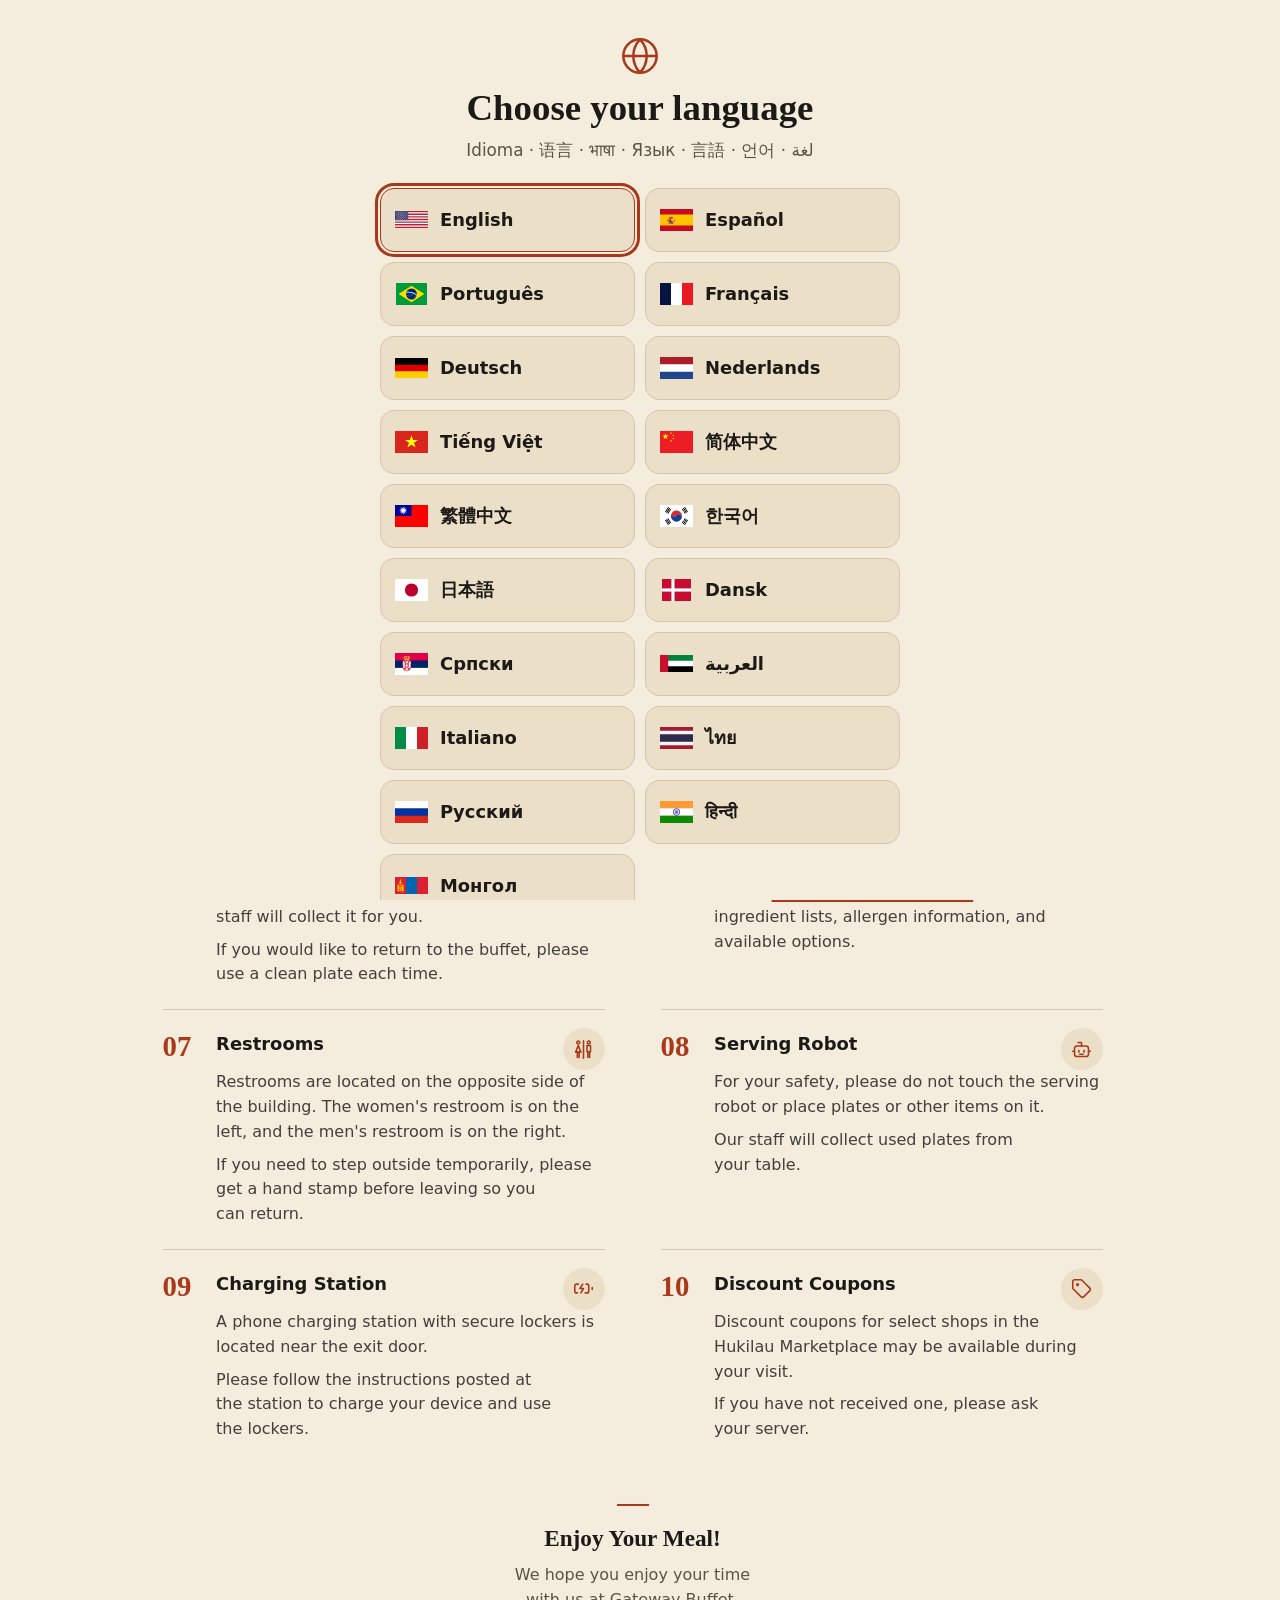
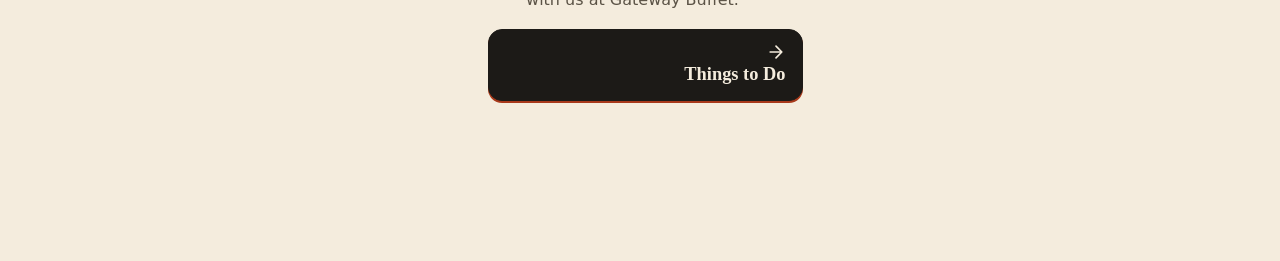
<file: index.html>
<!DOCTYPE html>
<html lang="en" data-theme="light" data-size="1">
<head>
  <meta charset="utf-8">
  <meta http-equiv="Content-Security-Policy" content="default-src 'self'; script-src 'self'; style-src 'self' 'unsafe-inline' https://fonts.googleapis.com; font-src https://fonts.gstatic.com; img-src 'self' data: blob:; connect-src 'self'; object-src 'none'; base-uri 'self'; form-action 'self'; manifest-src 'self'; worker-src 'self'">
  <meta name="referrer" content="no-referrer">
  <meta name="viewport" content="width=device-width, initial-scale=1, viewport-fit=cover">
  <meta name="theme-color" content="#f4ecdd" id="themeColor">
  <meta name="description" content="Gateway Buffet guest guide in 16 languages: buffet tips, things to do before the night show, and a mahalo before you go.">
  <title>Gateway Buffet Guest Guide</title>

  <link rel="icon" href="assets/icon.svg" type="image/svg+xml">
  <link rel="apple-touch-icon" href="assets/icon-512.png">
  <link rel="manifest" href="manifest.webmanifest">
  <meta name="apple-mobile-web-app-capable" content="yes">
  <meta name="mobile-web-app-capable" content="yes">
  <meta name="apple-mobile-web-app-status-bar-style" content="default">
  <meta name="apple-mobile-web-app-title" content="Guest Guide">
  <link rel="preconnect" href="https://fonts.googleapis.com">
  <link rel="preconnect" href="https://fonts.gstatic.com" crossorigin>
  <link rel="stylesheet" href="https://fonts.googleapis.com/css2?family=Lora:wght@500..700&family=Source+Sans+3:wght@400..700&family=Noto+Sans+Arabic:wght@400..700&family=Noto+Sans+Devanagari:wght@400..700&family=Noto+Sans+Thai:wght@400..700&display=swap">
  <link rel="stylesheet" href="css/styles.css?v=42">
  <script src="js/boot.js?v=42"></script>

  <script src="js/i18n.js?v=42" defer></script>
  <script src="js/icons.js?v=42" defer></script>
  <script src="js/app.js?v=42" defer></script>
</head>
<body>
  <a class="skip" href="#panel">Skip to content</a>

  <!-- ============ Top bar ============ -->
  <header class="topbar">
    <div class="topbar__inner">
      <h1 class="topbar__greet" id="greet">Aloha!</h1>
      <div class="tools">
        <button class="tool" id="langBtn" type="button" aria-label="Choose language / Idioma / 语言 / भाषा / Язык">
          <svg viewBox="0 0 24 24" fill="none" stroke="currentColor" stroke-width="1.8" stroke-linecap="round" stroke-linejoin="round" aria-hidden="true"><circle cx="12" cy="12" r="10"/><path d="M12 2a14.5 14.5 0 0 0 0 20 14.5 14.5 0 0 0 0-20"/><path d="M2 12h20"/></svg>
        </button>
        <button class="tool" id="sizeBtn" type="button" aria-label="Text size" aria-expanded="false" aria-controls="sizePanel">Aa</button>
        <button class="tool tool--bulb" id="themeBtn" type="button" aria-label="Light or dark mode" aria-pressed="true">
          <svg viewBox="0 0 24 24" fill="none" stroke="currentColor" stroke-width="1.8" stroke-linecap="round" stroke-linejoin="round" aria-hidden="true"><path class="bulb-glass" d="M15 14c.2-1 .7-1.7 1.5-2.5 1-.9 1.5-2.2 1.5-3.5A6 6 0 0 0 6 8c0 1 .2 2.2 1.5 3.5.7.7 1.3 1.5 1.5 2.5Z"/><path d="M9 18h6M10 22h4"/><path class="bulb-rays" d="M12 1v.5M4.2 3.2l.4.4M19.8 3.2l-.4.4M1 9h.5M22.5 9H23"/></svg>
        </button>
        <button class="tool" id="qrBtn" type="button" aria-label="Show QR code">
          <svg viewBox="0 0 24 24" fill="none" stroke="currentColor" stroke-width="1.8" aria-hidden="true"><rect x="3" y="3" width="7" height="7" rx="1"/><rect x="14" y="3" width="7" height="7" rx="1"/><rect x="3" y="14" width="7" height="7" rx="1"/><path d="M14 14h3v3M21 14v.01M14 21h3M21 17v4h-4"/></svg>
        </button>
        <button class="tool" id="setBtn" type="button" aria-label="Server settings">
          <svg viewBox="0 0 24 24" fill="none" stroke="currentColor" stroke-width="1.8" aria-hidden="true"><circle cx="12" cy="8" r="4"/><path d="M4 21c1.5-4 4.5-6 8-6s6.5 2 8 6"/></svg>
        </button>
      </div>
    </div>

    <!-- Text size panel (opens from the Aa button). Wordless, so it works in every language. -->
    <div class="sizer" id="sizePanel" role="group" aria-label="Text size" hidden>
      <div class="sizer__row">
        <button class="sizer__btn sizer__btn--sm" type="button" data-step="-1" aria-label="Smaller text">A</button>
        <input class="sizer__range" id="sizeRange" type="range" min="0" max="4" step="1" value="1" aria-label="Text size">
        <button class="sizer__btn sizer__btn--lg" type="button" data-step="1" aria-label="Larger text">A</button>
      </div>
      <div class="sizer__dots" id="sizeDots" aria-hidden="true"><i></i><i></i><i></i><i></i><i></i></div>
    </div>
  </header>

  <!-- ============ Language picker ============ -->
  <div class="langbar">
    <div class="langs" id="langs" role="group" aria-label="Language"></div>
  </div>

  <!-- ============ Content ============ -->
  <main class="main" id="main">
    <div class="panel" id="panel" role="tabpanel" tabindex="-1"></div>
  </main>

  <!-- ============ Section tabs ============ -->
  <nav class="tabbar" aria-label="Sections">
    <div class="tabbar__inner" role="tablist" id="tablist">
      <button class="tab" role="tab" id="tab-guide" data-tab="guide" aria-controls="panel" type="button">
        <svg viewBox="0 0 24 24" aria-hidden="true"><path d="M3 2v7c0 1.1.9 2 2 2h4a2 2 0 0 0 2-2V2"/><path d="M7 2v20"/><path d="M21 15V2a5 5 0 0 0-5 5v6c0 1.1.9 2 2 2h3Zm0 0v7"/></svg>
        <span class="tab__label"></span>
      </button>
      <button class="tab" role="tab" id="tab-acts" data-tab="acts" aria-controls="panel" type="button">
        <svg viewBox="0 0 24 24" aria-hidden="true"><path d="M2 9a3 3 0 0 1 0 6v2a2 2 0 0 0 2 2h16a2 2 0 0 0 2-2v-2a3 3 0 0 1 0-6V7a2 2 0 0 0-2-2H4a2 2 0 0 0-2 2Z"/><path d="M13 5v2M13 17v2M13 11v2"/></svg>
        <span class="tab__label"></span>
      </button>
      <button class="tab" role="tab" id="tab-close" data-tab="close" aria-controls="panel" type="button">
        <svg viewBox="0 0 24 24" aria-hidden="true"><path d="M12 2l3.09 6.26L22 9.27l-5 4.87 1.18 6.88L12 17.77l-6.18 3.25L7 14.14 2 9.27l6.91-1.01L12 2z"/></svg>
        <span class="tab__label"></span>
      </button>
    </div>
  </nav>

  <!-- Wordless swipe hint (works in every language) -->
  <div class="swipe-hint" id="swipeHint" aria-hidden="true">
    <svg class="swipe-hint__arrow" viewBox="0 0 24 24"><path d="m15 18-6-6 6-6"/></svg>
    <svg class="swipe-hint__hand" viewBox="0 0 24 24"><path d="M22 14a8 8 0 0 1-8 8"/><path d="M18 11v-1a2 2 0 0 0-4 0"/><path d="M14 10V9a2 2 0 0 0-4 0v1"/><path d="M10 9.5V4a2 2 0 0 0-4 0v10"/><path d="M18 11a2 2 0 1 1 4 0v3a8 8 0 0 1-8 8h-2c-2.8 0-4.5-.86-6-2.34l-3.6-3.6a2 2 0 0 1 2.83-2.82L7 15"/></svg>
    <svg class="swipe-hint__arrow" viewBox="0 0 24 24"><path d="m9 18 6-6-6-6"/></svg>
  </div>

  <!-- ============ "Finished eating?" (asked once when a guest taps Before You Go early in the visit) ============ -->
  <dialog class="sheet done" id="doneDlg" aria-labelledby="doneTitle">
    <h2 class="sheet__title" id="doneTitle"></h2>
    <p class="busy__text" id="doneText"></p>
    <div class="done__actions">
      <button class="btn" type="button" id="doneYes"></button>
      <button class="btn btn--ghost" type="button" id="doneNo"></button>
    </div>
  </dialog>

  <!-- ============ Language gate: big, easy language choice on first open (and from the globe button) ============ -->
  <dialog class="gate" id="gate" aria-labelledby="gateTitle">
    <div class="gate__inner">
      <svg class="gate__globe" viewBox="0 0 24 24" fill="none" stroke="currentColor" stroke-width="1.5" stroke-linecap="round" stroke-linejoin="round" aria-hidden="true"><circle cx="12" cy="12" r="10"/><path d="M12 2a14.5 14.5 0 0 0 0 20 14.5 14.5 0 0 0 0-20"/><path d="M2 12h20"/></svg>
      <h2 class="gate__title" id="gateTitle">Choose your language</h2>
      <p class="gate__sub" aria-hidden="true">Idioma · 语言 · भाषा · Язык · 言語 · 언어 · لغة</p>
      <div class="gate__suggest" id="gateSuggest"></div>
      <div class="gate__grid" id="gateGrid"></div>
    </div>
  </dialog>

  <!-- ============ "We're busy" notice: shown once per guest per day during the dinner rush ============ -->
  <dialog class="sheet busy" id="busyDlg" aria-labelledby="busyTitle">
    <h2 class="sheet__title" id="busyTitle"></h2>
    <p class="busy__text" id="busyP1"></p>
    <p class="busy__text" id="busyP2"></p>
    <p class="busy__text busy__thanks" id="busyP3"></p>
    <div class="sheet__actions">
      <button class="btn" type="button" id="busyOk"></button>
    </div>
  </dialog>

  <!-- ============ Server settings ============ -->
  <dialog class="sheet" id="setDlg" aria-labelledby="setTitle">
    <form method="dialog" id="setForm">
      <h2 class="sheet__title" id="setTitle">Server settings</h2>
      <p class="sheet__sub">Saved on this phone only.</p>

      <p class="sheet__server" id="setServer" hidden>
        <span>Server: <b id="setServerName"></b></span>
        <button class="btn btn--ghost btn--sm" type="button" id="changeServer">Change Server</button>
      </p>

      <div class="field__row">
        <div>
          <label class="field__label" for="sStart">Show starts</label>
          <input class="field" id="sStart" placeholder="7:15" inputmode="decimal" pattern="\d{1,2}:\d{2}">
        </div>
        <div>
          <label class="field__label" for="sGates">Gates open</label>
          <input class="field" id="sGates" placeholder="6:50" inputmode="decimal" pattern="\d{1,2}:\d{2}">
        </div>
      </div>

      <div class="sheet__actions">
        <button class="btn btn--ghost" type="button" id="setCancel">Cancel</button>
        <button class="btn" type="submit">Save</button>
      </div>
    </form>
  </dialog>

  <!-- ============ QR code ============ -->
  <dialog class="sheet" id="qrDlg" aria-labelledby="qrTitle">
    <h2 class="sheet__title" id="qrTitle"></h2>
    <p class="sheet__sub">Opens this guide in the language shown.</p>
    <div class="qrbox" id="qrbox"></div>
    <div class="sheet__actions">
      <button class="btn" type="button" id="qrClose">OK</button>
    </div>
  </dialog>

  <!-- ============ Staff setup (only on the staff link) ============ -->
  <div class="setup" id="setup" hidden>
    <form class="setup__card" id="setupForm">
      <h2 class="setup__title">Select Your Name</h2>
      <p class="setup__sub">Choose your name to personalize the guest experience.</p>
      <label class="field__label" for="setupName">Your name</label>
      <select class="field" id="setupName" required></select>
      <div class="setup__custom" id="setupCustomWrap" hidden>
        <label class="field__label" for="setupCustom">Type your name</label>
        <input class="field" id="setupCustom" maxlength="30" autocomplete="off" autocapitalize="words" spellcheck="false" placeholder="e.g. Leilani">
        <p class="setup__hint">Saved on this phone only.</p>
      </div>
      <button class="btn setup__go" type="submit" id="setupGo" disabled>Start Guest Guide</button>
    </form>
  </div>

  <noscript><p class="noscript">This guide needs JavaScript turned on.</p></noscript>
</body>
</html>
</file>
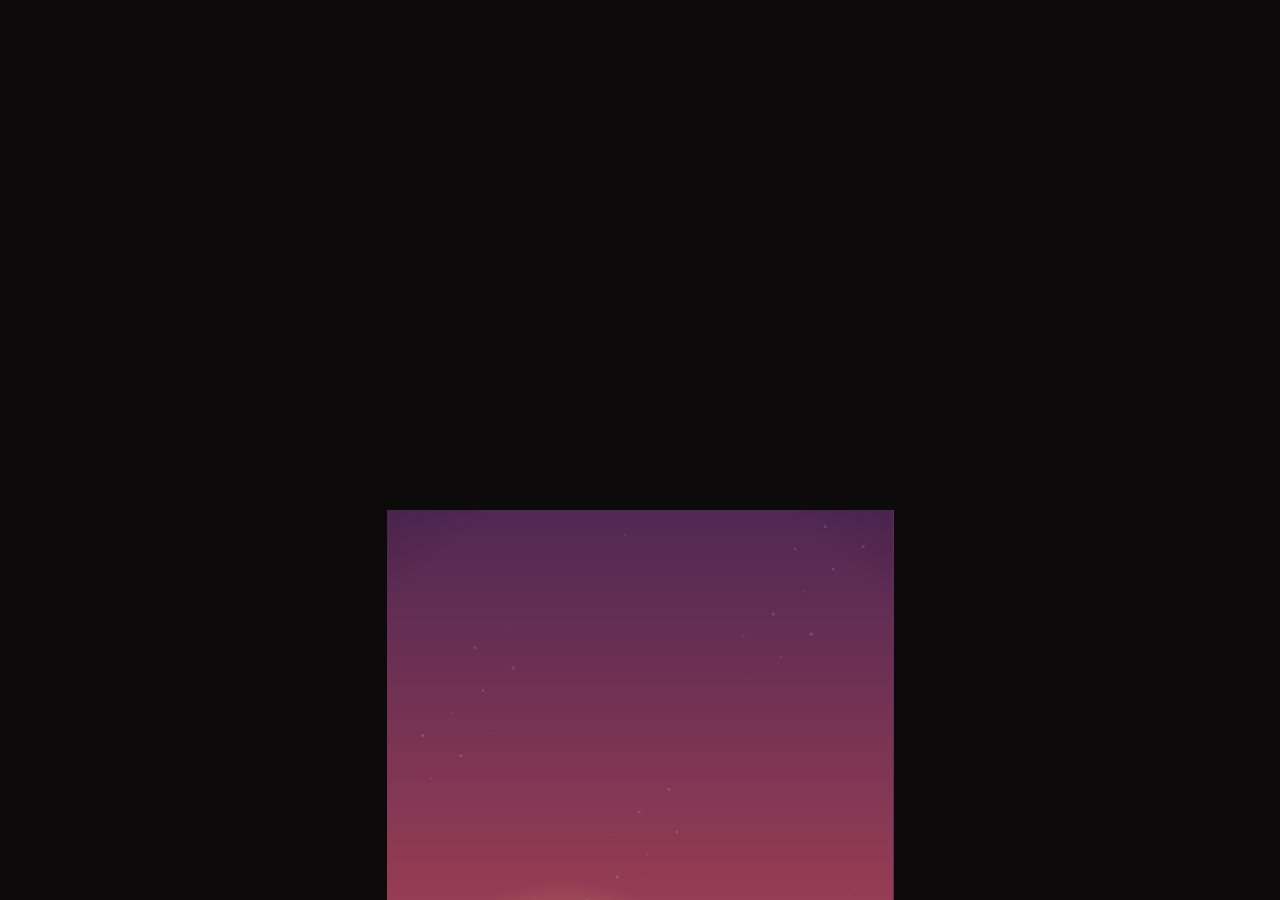
<file: motion/gateway-intro.html>
<!DOCTYPE html>
<html lang="en">
<head>
<meta charset="utf-8">
<meta name="viewport" content="width=device-width, initial-scale=1">
<title>Gateway Buffet – Intro Motion (8s)</title>
<link rel="stylesheet" href="https://fonts.googleapis.com/css2?family=Instrument+Sans:wght@400..700&family=Instrument+Serif:ital@0;1&display=swap">
<style>
  :root { --paper:#f4ecdd; --ink:#1c1a17; --lava:#a8391a; --sea:#145b57; --gold:#d49a2c; }
  html,body { margin:0; height:100%; background:#0d0a0c; overflow:hidden; }
  #wrap { position:fixed; inset:0; display:grid; place-items:center; }
  #stage { position:relative; width:1080px; height:1920px; overflow:hidden; transform-origin:center; flex:none;
           font-family:"Instrument Sans",system-ui,sans-serif; background:#5d2f5e; }
  #stage > * { position:absolute; }
  #sky { inset:0; }
  svg { position:absolute; inset:0; width:1080px; height:1920px; overflow:visible; }
  #title { left:0; right:0; top:430px; text-align:center; color:var(--paper); }
  #aloha { font-family:"Instrument Serif",Georgia,serif; font-size:300px; line-height:1; letter-spacing:-4px; white-space:nowrap; }
  #aloha span { display:inline-block; will-change:transform,opacity,filter; }
  #sub { font-size:38px; white-space:nowrap; letter-spacing:.34em; text-transform:uppercase; font-weight:600; margin-top:18px; color:#ffe7b8; }
  #ticket { box-sizing:border-box; left:90px; width:900px; top:1020px; background:#1c1a17; color:var(--paper); border-radius:36px; padding:64px 64px 56px;
            box-shadow:0 40px 90px rgba(20,5,15,.55); }
  #ticket::before, #ticket::after { content:""; position:absolute; top:152px; width:44px; height:44px; border-radius:50%; background:#c55c4a; }
  #ticket::before { left:-22px; } #ticket::after { right:-22px; }
  #ticket h2 { margin:0 0 44px; font-family:"Instrument Serif",Georgia,serif; font-weight:400; font-size:84px; line-height:1; }
  #ticket h2 em { color:#f6b968; }
  .row { display:flex; align-items:center; gap:30px; padding:30px 0; border-top:2px dashed rgba(244,236,221,.28); font-size:48px; font-weight:500; }
  .row i { flex:none; width:84px; height:84px; border-radius:24px; display:grid; place-items:center; font-style:normal; font-size:44px; }
  .row small { display:block; font-size:30px; font-weight:400; color:#b0a690; margin-top:4px; }
  #pill { left:90px; width:900px; top:1490px; box-sizing:border-box; display:flex; align-items:center; gap:44px; background:var(--paper); color:var(--ink); border-radius:36px; padding:30px 44px 30px 30px; box-shadow:0 30px 70px rgba(20,5,15,.5); }
  #pill img { width:290px; height:290px; border-radius:18px; flex:none; }
  #pill .big { font-family:"Instrument Serif",Georgia,serif; font-size:78px; line-height:1; }
  #pill .big em { color:var(--lava); }
  #pill small { display:block; margin-top:18px; font-size:30px; font-weight:600; color:#5b5346; word-break:break-all; }
  #vig { inset:0; background:radial-gradient(120% 80% at 50% 40%, transparent 55%, rgba(20,6,16,.45)); pointer-events:none; }
</style>
</head>
<body>
<div id="wrap"><div id="stage">
  <div id="sky"></div>
  <svg viewBox="0 0 1080 1920" aria-hidden="true">
    <defs>
      <radialGradient id="glow"><stop offset="0" stop-color="#ffdf9a" stop-opacity=".9"/><stop offset="1" stop-color="#ffdf9a" stop-opacity="0"/></radialGradient>
      <path id="frond" d="M0 0C14-10 34-8 46 8 34 2 22 2 12 4 7 5 3 4 0 2Z"/>
    </defs>
    <g id="stars" fill="#fff"></g>
    <circle id="halo" cx="380" cy="1100" r="420" fill="url(#glow)"/>
    <circle id="sun" cx="380" cy="1100" r="170" fill="#ffdf9a"/>
    <path id="hillB" fill="#4a2238" d="M0 1320c80-40 140-92 220-100s120 52 200 44 140-80 220-84 120 60 200 60 120-36 240-28V1920H0Z"/>
    <g id="palm" fill="#1d0f18">
      <path d="M-14 152c2-30 7-60 14-96l5 1c-6 34-9 64-9 95Z"/>
      <g id="fronds" transform="translate(2 56)">
        <use href="#frond" transform="rotate(-38)"/><use href="#frond" transform="rotate(-4)"/><use href="#frond" transform="rotate(28) scale(.9)"/>
        <g transform="scale(-1 1)"><use href="#frond" transform="rotate(-30)"/><use href="#frond" transform="rotate(4) scale(.95)"/><use href="#frond" transform="rotate(34) scale(.85)"/></g>
        <use href="#frond" transform="rotate(-78) scale(.7)"/>
      </g>
    </g>
    <path id="hillF" fill="#1d0f18" d="M0 1430c180-32 360-24 540-8s350 12 540-4V1920H0Z"/>
    <g id="birds" fill="none" stroke="#2a1226" stroke-width="5" stroke-linecap="round"></g>
  </svg>
  <div id="title">
    <div id="aloha"></div>
    <div id="sub">Welcome to Gateway Buffet</div>
  </div>
  <div id="ticket">
    <h2>Your <em>guest guide</em><br>in 16 languages</h2>
    <div class="row"><i style="background:#a8391a">🍽</i><div>Buffet tips<small>Make the most of every plate</small></div></div>
    <div class="row"><i style="background:#145b57">✦</i><div>Before the night show<small>Things to do around the island</small></div></div>
    <div class="row"><i style="background:#d49a2c;color:#1c1a17">🌺</i><div>Mahalo before you go<small>A little thank-you for you</small></div></div>
  </div>
  <div id="pill"><img src="guest-qr.png" alt="QR code for the guest guide"><div><div class="big">Scan to <em>open</em> your guide</div><small>p00rmans.github.io/gateway</small></div></div>
  <div id="vig"></div>
</div></div>

<script>
const DUR = 8, W = 1080, H = 1920;
const $ = s => document.querySelector(s);
const clamp = (x,a=0,b=1) => Math.min(b, Math.max(a, x));
const seg = (t,a,b) => clamp((t-a)/(b-a));
const outCubic = x => 1-Math.pow(1-x,3);
const outExpo  = x => x>=1?1:1-Math.pow(2,-10*x);
const inOut    = x => x<.5?4*x*x*x:1-Math.pow(-2*x+2,3)/2;
const outBack  = x => { const c=1.5; return 1+(c+1)*Math.pow(x-1,3)+c*Math.pow(x-1,2); };
const lerp = (a,b,x) => a+(b-a)*x;
const mix = (c1,c2,x) => c1.map((v,i)=>Math.round(lerp(v,c2[i],x)));
const rgb = c => `rgb(${c.join()})`;

// build letters, stars, birds
const word = "Aloha!";
$('#aloha').innerHTML = [...word].map(ch=>`<span>${ch}</span>`).join('');
const letters = [...document.querySelectorAll('#aloha span')];
const NS = 'http://www.w3.org/2000/svg';
const stars = [];
for (let i=0;i<46;i++){
  const c = document.createElementNS(NS,'circle');
  const x = (i*397)%W, y = (i*211)%820+30, r = 1.5+((i*7)%3);
  c.setAttribute('cx',x); c.setAttribute('cy',y); c.setAttribute('r',r);
  $('#stars').appendChild(c); stars.push({c,ph:i*.7});
}
const birds = [];
for (let i=0;i<3;i++){
  const p = document.createElementNS(NS,'path');
  p.setAttribute('d','M-26 0Q-13 -18 0 0Q13 -18 26 0');
  $('#birds').appendChild(p); birds.push(p);
}

const SKY_TOP_A=[18,8,32], SKY_TOP_B=[93,47,94];
const SKY_1_A=[40,16,50],  SKY_1_B=[178,71,90];
const SKY_2_A=[70,30,60],  SKY_2_B=[234,122,76];
const SKY_3_A=[90,40,70],  SKY_3_B=[246,185,104];

function render(t){
  // ---- sky: night -> sunset (0 – 2.4s)
  const k = outCubic(seg(t,0,2.6));
  $('#sky').style.background =
    `linear-gradient(180deg, ${rgb(mix(SKY_TOP_A,SKY_TOP_B,k))} 0%, ${rgb(mix(SKY_1_A,SKY_1_B,k))} 45%, ${rgb(mix(SKY_2_A,SKY_2_B,k))} 75%, ${rgb(mix(SKY_3_A,SKY_3_B,k))} 100%)`;
  stars.forEach(s=>{ s.c.setAttribute('opacity', (1-k)*(.5+.5*Math.sin(t*3+s.ph))); });

  // ---- sun & halo rise, then drift up gently
  const rise = outCubic(seg(t,0.1,2.8));
  const sunY = lerp(1560,1090,rise) - seg(t,4,8)*40;
  $('#sun').setAttribute('cy',sunY); $('#halo').setAttribute('cy',sunY);
  $('#halo').setAttribute('r', 380 + 30*Math.sin(t*1.6));
  $('#halo').setAttribute('opacity', .2 + .8*rise);

  // ---- hills slide up
  const hb = outExpo(seg(t,0.2,1.7)), hf = outExpo(seg(t,0.4,1.9));
  $('#hillB').setAttribute('transform',`translate(0 ${lerp(500,0,hb)})`);
  $('#hillF').setAttribute('transform',`translate(0 ${lerp(600,0,hf)})`);

  // ---- palm grows & sways
  const pg = outBack(seg(t,0.7,2.1));
  const sway = Math.sin(t*1.8)*2.2, fr = Math.sin(t*2.6)*3;
  $('#palm').setAttribute('transform',
    `translate(800 1300) rotate(${sway}) scale(${2.9*pg}) translate(0 -152)`);
  $('#fronds').setAttribute('transform',`translate(2 56) rotate(${fr})`);

  // ---- birds
  birds.forEach((b,i)=>{
    const p = seg(t,1.8+i*.25,5.5+i*.25);
    b.setAttribute('transform',`translate(${lerp(-80,1160,p)} ${360+i*90-Math.sin(p*6+i)*30}) scale(${1-i*.2}, ${Math.sin(t*9+i)*.5+.7})`);
    b.setAttribute('opacity', p>0&&p<1?1:0);
  });

  // ---- "Aloha!" letters
  letters.forEach((el,i)=>{
    const p = outBack(seg(t,1.7+i*.09,2.5+i*.09));
    const o = seg(t,1.7+i*.09,2.2+i*.09);
    el.style.opacity = o;
    el.style.transform = `translateY(${lerp(90,0,p)}px) rotate(${lerp(-8,0,p)}deg)`;
    el.style.filter = `blur(${lerp(14,0,o)}px)`;
  });
  const sub = outCubic(seg(t,2.7,3.5));
  $('#sub').style.opacity = sub;
  $('#sub').style.transform = `translateY(${lerp(30,0,sub)}px)`;
  $('#sub').style.letterSpacing = `${lerp(.6,.34,sub)}em`;

  // title lifts away as the ticket arrives
  const lift = inOut(seg(t,4.1,5.0));
  $('#title').style.transform = `translateY(${-lift*330}px) scale(${lerp(1,.62,lift)})`;
  $('#title').style.transformOrigin = '50% 0';

  // ---- ticket slides up, rows pop
  const tk = outExpo(seg(t,4.3,5.3));
  $('#ticket').style.transform = `translateY(${lerp(1100,-350,tk)}px) rotate(${lerp(4,0,tk)}deg)`;
  $('#ticket').style.opacity = clamp(tk*3);
  document.querySelectorAll('.row').forEach((r,i)=>{
    const p = outBack(seg(t,5.1+i*.38,5.7+i*.38));
    r.style.opacity = clamp(p*2);
    r.style.transform = `translateX(${lerp(-60,0,clamp(p))}px)`;
  });

  // ---- call to action pill
  const pl = outBack(seg(t,6.7,7.3));
  $('#pill').style.opacity = clamp(pl*2);
  $('#pill').style.transform = `translateY(${lerp(80,0,pl)}px) scale(${lerp(.92,1,clamp(pl))})`;

  // ---- gentle fade in/out
  $('#stage').style.opacity = Math.min(seg(t,0,.3), 1-seg(t,7.8,8));
}

function fit(){
  if (new URLSearchParams(location.search).has('t')) { const e=$('#wrap'); e.style.display='block'; const st=$('#stage'); st.style.position='fixed'; st.style.left='0'; st.style.top='0'; st.style.transformOrigin='0 0'; return; }
  const s = Math.min(innerWidth/W, innerHeight/H);
  $('#stage').style.transform = `scale(${s})`;
}
addEventListener('resize',fit); fit();

const q = new URLSearchParams(location.search);
if (q.has('t')) {
  // frame-exact mode used by the MP4 renderer
  document.fonts.ready.then(()=>{ render(parseFloat(q.get('t'))); document.title='ready'; });
} else {
  let t0 = null;
  const loop = ts => { if(t0===null) t0=ts; render(((ts-t0)/1000)%(DUR+1.2)); requestAnimationFrame(loop); };
  document.fonts.ready.then(()=>requestAnimationFrame(loop));
  addEventListener('click',()=>{ t0=null; });
}
</script>
</body>
</html>
</file>
<file: css/styles.css>
/* ==========================================================================
   Gateway Buffet Guest Guide
   1. Tokens   2. Base   3. Top bar   4. Language bar   5. Layout & type
   6. Guide   7. Show & activities   8. Mahalo   9. Tab bar   10. Dialogs
   11. Motion
   ========================================================================== */

/* ---------- 1. Tokens ---------- */
:root {
  --paper: #f4ecdd;
  --paper-2: #ebdfc8;
  --ink: #1c1a17;
  --ink-2: #5b5346;
  --rule: #d6c7aa;
  --lava: #a8391a; /* deep enough for 4.5:1 contrast on both paper tones (WCAG AA) */
  --sea: #145b57;
  --gold: #d49a2c;
  --ticket: #1c1a17;
  --ticket-ink: #f4ecdd;

  --st-open: #2f6b3a;
  --st-soon: #8a5300;
  --st-ended: #5f594d;
  --st-next: #145b57;

  --gutter: max(20px, env(safe-area-inset-left, 0px), env(safe-area-inset-right, 0px));
  --measure: 680px; /* content column width */
  --ease: cubic-bezier(.22, 1, .36, 1);

  --serif: "Lora", Georgia, "Noto Sans Arabic", "Noto Sans Thai", "Noto Sans Devanagari", "Noto Serif", "Noto Serif KR", "Noto Serif JP", "Noto Serif SC", serif;
  --sans: "Source Sans 3", "Noto Sans Arabic", "Noto Sans Thai", "Noto Sans Devanagari", system-ui, -apple-system, "Segoe UI", "Noto Sans", "Apple SD Gothic Neo", "Noto Sans KR",
          "Hiragino Sans", "Noto Sans JP", "PingFang SC", "PingFang TC", "Noto Sans SC", "Noto Sans TC", "Microsoft YaHei", sans-serif;

  color-scheme: light;
}

:root[data-theme="dark"] {
  --paper: #14120f; --paper-2: #211d18; --ink: #efe7d6; --ink-2: #b0a690; --rule: #37312a;
  --lava: #ec7a4f; --sea: #73b9b1; --ticket: #f1e7d3; --ticket-ink: #1c1a17;
  --st-open: #93cf9d; --st-soon: #eab665; --st-ended: #aaa290; --st-next: #73b9b1;
  color-scheme: dark;
}

/* Text size: 0 small · 1 normal · 2 large · 3 extra large · 4 largest (set by the Aa panel) */
:root { --scale: 1; --fs: calc(1rem * var(--scale)); }
:root[data-size="0"] { --scale: .9; }
:root[data-size="2"] { --scale: 1.15; }
:root[data-size="3"] { --scale: 1.32; }
:root[data-size="4"] { --scale: 1.5; }

/* ---------- 2. Base ---------- */
*, *::before, *::after { box-sizing: border-box; }

html { scrollbar-gutter: stable; /* no sideways jump on computers when a section is short */ overscroll-behavior-x: none; -webkit-text-size-adjust: 100%; text-size-adjust: 100%; scroll-padding-top: 64px; }

body {
  margin: 0;
  min-height: 100dvh;
  background: var(--paper);
  color: var(--ink);
  font-family: var(--sans);
  line-height: 1.55;
  padding-bottom: calc(96px + env(safe-area-inset-bottom, 0px));
  -webkit-font-smoothing: antialiased;
  -webkit-tap-highlight-color: transparent;
  overflow-x: hidden;
  overscroll-behavior-x: none;
}
html:lang(ko) body { word-break: keep-all; overflow-wrap: break-word; }

button { font: inherit; color: inherit; }
h1, h2, h3, p, ol, ul { margin: 0; padding: 0; }
:focus-visible { outline: 2px solid var(--lava); outline-offset: 3px; }

.skip {
  position: absolute; left: 12px; top: -60px; z-index: 100;
  background: var(--ink); color: var(--paper); padding: 10px 14px; text-decoration: none; font-weight: 600;
}
.skip:focus { top: 12px; }
.noscript { max-width: var(--measure); margin: 24px auto; padding: 0 var(--gutter); }

/* ---------- 3. Top bar ---------- */
.topbar {
  position: relative; z-index: 25;
  background: var(--paper);
  padding: calc(env(safe-area-inset-top, 0px) + 14px) var(--gutter) 6px;
}
.topbar__inner {
  display: flex; align-items: center; justify-content: space-between; gap: 12px;
  max-width: var(--measure); margin: 0 auto;
}
.topbar__greet {
  font-family: var(--serif); font-style: normal; font-weight: 600;
  font-size: clamp(2.1rem, 10vw, 2.9rem); line-height: 1.05; letter-spacing: -.01em;
    min-width: 0;
  transition: opacity .2s;
}
.topbar.is-swapping .topbar__greet { opacity: 0; }
/* CJK fonts have no true italic; keep them upright instead of a fake slant */
html:lang(ar) .topbar__greet, html:lang(th) .topbar__greet, html:lang(hi) .topbar__greet,
html:lang(ko) .topbar__greet, html:lang(ja) .topbar__greet,
html:lang(zh-Hans) .topbar__greet, html:lang(zh-Hant) .topbar__greet { font-style: normal; font-weight: 600; letter-spacing: 0; font-size: clamp(1.8rem, 8vw, 2.6rem); }

.tool[hidden] { display: none; }
.tools { display: flex; gap: 6px; flex-shrink: 0; }
.tool {
  width: 44px; height: 44px;
  display: grid; place-items: center;
  border-radius: 50%;
  border: 1px solid var(--rule);
  background: var(--paper-2);
  color: var(--ink);
  font-size: .92rem; font-weight: 600;
  cursor: pointer;
  transition: background .2s, border-color .2s, transform .15s;
}
.tool:hover { border-color: var(--ink-2); }
.tool:active { transform: scale(.94); }
.tool svg { width: 19px; height: 19px; }
.tool[aria-expanded="true"] { background: var(--ink); color: var(--paper); border-color: var(--ink); }

/* Light bulb: lit (glowing) in light mode, switched off in dark mode */
.tool--bulb svg { width: 22px; height: 22px; overflow: visible; }
.tool--bulb .bulb-glass { fill: transparent; transition: fill .3s; }
.tool--bulb .bulb-rays { opacity: 0; transition: opacity .3s; }
.tool--bulb[aria-pressed="true"] { color: #8a5a00; background: #fbe7a8; border-color: #e8c460; }
.tool--bulb[aria-pressed="true"] .bulb-glass { fill: #f7c948; }
.tool--bulb[aria-pressed="true"] .bulb-rays { opacity: 1; }

/* Text size panel */
.sizer {
  position: absolute; top: calc(100% - 2px); inset-inline-end: var(--gutter); z-index: 60;
  width: min(340px, calc(100vw - 2 * var(--gutter)));
  padding: 16px 16px 14px;
  border-radius: 18px;
  background: var(--paper);
  border: 1px solid var(--rule);
  box-shadow: 0 18px 50px -12px rgb(20 14 6 / .35);
  animation: sheet-in .25s var(--ease);
}
.sizer[hidden] { display: none; }
.sizer__row { display: flex; align-items: center; gap: 12px; }
.sizer__btn {
  flex-shrink: 0;
  width: 52px; height: 52px;
  display: grid; place-items: center;
  border-radius: 14px;
  border: 1px solid var(--rule);
  background: var(--paper-2);
  box-shadow: 0 2px 0 var(--rule);
  font-family: var(--serif); line-height: 1;
  cursor: pointer;
}
.sizer__btn:active { transform: translateY(2px); box-shadow: none; }
.sizer__btn:disabled { opacity: .35; cursor: default; }
.sizer__btn--sm { font-size: 1.05rem; }
.sizer__btn--lg { font-size: 2rem; }

.sizer__range {
  --pct: 25%;
  flex: 1; min-width: 0; height: 44px;
  margin: 0;
  background: transparent;
  -webkit-appearance: none; appearance: none;
  cursor: pointer;
}
.sizer__range::-webkit-slider-runnable-track {
  height: 8px; border-radius: 99px;
  background: linear-gradient(90deg, var(--lava) var(--pct), var(--rule) var(--pct));
}
.sizer__range::-moz-range-track { height: 8px; border-radius: 99px; background: var(--rule); }
.sizer__range::-moz-range-progress { height: 8px; border-radius: 99px; background: var(--lava); }
.sizer__range::-webkit-slider-thumb {
  -webkit-appearance: none; appearance: none;
  width: 32px; height: 32px; margin-top: -12px;
  border-radius: 50%;
  background: var(--paper); border: 3px solid var(--ink);
  box-shadow: 0 2px 6px rgb(0 0 0 / .25);
}
.sizer__range::-moz-range-thumb {
  width: 26px; height: 26px;
  border-radius: 50%;
  background: var(--paper); border: 3px solid var(--ink);
}
.sizer__dots { display: flex; justify-content: space-between; margin: 6px 78px 0; }
.sizer__dots i { width: 7px; height: 7px; border-radius: 50%; background: var(--rule); transition: background .2s, transform .2s; }
.sizer__dots i.is-on { background: var(--lava); transform: scale(1.3); }

/* ---------- 4. Language bar ---------- */
.langbar {
  position: sticky; top: 0; z-index: 20;
  background: var(--paper);
  border-bottom: 1px solid var(--rule);
  padding-top: env(safe-area-inset-top, 0px);
}
.langs {
  display: flex; gap: 22px;
  max-width: var(--measure); margin: 0 auto;
  padding: 0 var(--gutter);
  overflow-x: auto;
  scrollbar-width: none;
  scroll-snap-type: x proximity;
  /* fade the right edge so it's clear more languages scroll into view */
  -webkit-mask-image: linear-gradient(90deg, #000 calc(100% - 40px), transparent);
  mask-image: linear-gradient(90deg, #000 calc(100% - 40px), transparent);
}
.langs::-webkit-scrollbar { display: none; }
.lang {
  position: relative;
  flex: 0 0 auto;
  display: flex; align-items: center; gap: 8px;
  min-height: 50px;
  padding: 0;
  border: 0; background: none;
  color: var(--ink-2);
  font-size: calc(.95rem * min(var(--scale), 1.2)); font-weight: 500; white-space: nowrap;
  cursor: pointer;
  scroll-snap-align: center;
  transition: color .2s;
}
.lang:hover { color: var(--ink); }
.langs__icon {
  flex: 0 0 auto; display: grid; place-items: center;
  color: var(--ink-2);
  padding: 0 2px 0 0; border: 0; background: none; cursor: pointer;
}
.langs__icon svg { width: 18px; height: 18px; }
.lang__flag { width: 21px; height: 14px; object-fit: contain; filter: drop-shadow(0 0 .6px rgb(0 0 0 / .55)); }
.lang::after {
  content: ""; position: absolute; left: 0; right: 0; bottom: -1px; height: 2px;
  background: var(--lava);
  transform: scaleX(0); transform-origin: left;
  transition: transform .35s var(--ease);
}
.lang[aria-pressed="true"] { color: var(--ink); font-weight: 600; }
.lang[aria-pressed="true"]::after { transform: scaleX(1); }

/* ---------- 5. Layout & type ---------- */
.main {
  max-width: var(--measure); margin: 0 auto; padding: 0 var(--gutter);
  font-size: var(--fs);
  min-height: 60vh;
  overflow-x: clip; /* slide-in animations and swipes never widen the page (iOS would wobble sideways) */
  overflow-wrap: break-word; /* long words (German compounds…) wrap instead of overflowing */
  -webkit-hyphens: auto; hyphens: auto;
  /* Browser keeps vertical scroll and pinch-zoom; horizontal drags go to our swipe handler */
  touch-action: pan-y pinch-zoom;
}
.panel:focus { outline: none; }

.kicker {
  font-size: .72rem; font-weight: 600; letter-spacing: .14em; text-transform: uppercase;
  color: var(--lava);
}

.view-head { padding: 36px 0 6px; }
.view-head__title {
  margin-top: 6px;
  font-family: var(--serif); font-weight: 600;
  font-size: clamp(2rem, 9.5vw, 2.8rem); line-height: 1.08; letter-spacing: -.01em;
  text-wrap: balance;
}

.end { margin: 40px 0 16px; text-align: center; }
.endline {
  margin: 0;
  text-align: center;
  font-family: var(--serif); font-style: normal; font-weight: 600;
  font-size: 1.45em; line-height: 1.25;
  text-wrap: balance;
}
.endline::before { content: ""; display: block; width: 32px; height: 2px; margin: 0 auto 18px; background: var(--lava); }
.endnote { margin: 10px auto 0; max-width: 32ch; color: var(--ink-2); text-wrap: balance; }
.endnote + .endnote { margin-top: 4px; }

/* ---------- 6. Guide ---------- */
.steps { list-style: none; margin-top: 18px; }
.step {
  display: grid; grid-template-columns: 2.6em minmax(0, 1fr); gap: 12px;
  padding: 22px 0;
  border-top: 1px solid var(--rule);
}
.step__num {
  font-family: var(--serif); font-style: normal; font-weight: 600;
  font-size: 1.8em; line-height: 1;
  color: var(--lava);
  font-variant-numeric: lining-nums;
}
.step__title { font-size: 1.12em; font-weight: 600; line-height: 1.3; margin-bottom: 4px; text-wrap: balance; }
/* Tappable link inside a tip (e.g. the allergy guide) */
.inline-link {
  color: var(--lava);
  font-weight: 600;
  text-decoration: underline;
  text-decoration-thickness: 2px;
  text-underline-offset: 3px;
  padding: 4px 0; /* taller tap area without changing the line */
}
.inline-link svg {
  display: inline-block; width: .9em; height: .9em; margin-left: 2px; vertical-align: -.08em;
  fill: none; stroke: currentColor; stroke-width: 2.4; stroke-linecap: round; stroke-linejoin: round;
}
.inline-link:hover { text-decoration-thickness: 3px; }
.step__text { color: color-mix(in srgb, var(--ink) 82%, var(--paper)); text-wrap: pretty; }
.step__text + .step__text, .act__text + .act__text,
.block__text + .block__text, .show-text + .show-text { margin-top: 8px; }
.mahalo__text + .mahalo__text { margin-top: 10px; }

/* title + icon badge, shared by guide steps and activities */
.item-head { display: flex; align-items: flex-start; justify-content: space-between; gap: 14px; }
.item-head > :first-child { min-width: 0; }
.badge {
  display: grid; place-items: center; flex-shrink: 0;
  width: 42px; height: 42px; margin-top: -4px;
  border-radius: 50%;
  background: var(--paper-2);
  color: var(--lava);
}
.badge svg { width: 21px; height: 21px; }
.act .badge { margin-top: 2px; color: var(--sea); }

/* ---------- 7. Show & activities ---------- */
.count { margin-top: 22px; }
.count__pre { display: block; font-size: 1em; font-weight: 500; color: var(--ink-2); }
.count__line { display: flex; align-items: baseline; gap: 10px; flex-wrap: wrap; }
.count__num {
  font-family: var(--serif);
  font-size: clamp(4.6rem, 25vw, 6.6rem); line-height: .9; letter-spacing: -.02em; font-weight: 600;
  color: var(--lava);
  font-variant-numeric: tabular-nums;
}
.count__post { font-family: var(--serif); font-style: normal; font-weight: 500; font-size: 1.6em; }

.ticket {
  --stub: 136px;
  font-size: min(var(--fs), 1.15rem);
  --notch: 11px;
  display: grid; grid-template-columns: 1fr var(--stub);
  margin-top: 22px;
  background: var(--ticket);
  color: var(--ticket-ink);
  border-radius: 6px;
  -webkit-mask:
    radial-gradient(circle var(--notch) at calc(100% - var(--stub)) 0, #0000 98%, #000) top / 100% 51% no-repeat,
    radial-gradient(circle var(--notch) at calc(100% - var(--stub)) 100%, #0000 98%, #000) bottom / 100% 51% no-repeat;
  mask:
    radial-gradient(circle var(--notch) at calc(100% - var(--stub)) 0, #0000 98%, #000) top / 100% 51% no-repeat,
    radial-gradient(circle var(--notch) at calc(100% - var(--stub)) 100%, #0000 98%, #000) bottom / 100% 51% no-repeat;
}
.ticket__main, .ticket__stub { padding: 18px 18px 20px; }
.ticket__stub { padding-left: 14px; padding-right: 14px; }
.ticket__stub { border-inline-start: 2px dashed color-mix(in srgb, var(--ticket-ink) 30%, transparent); }
.ticket__title { font-family: var(--serif); font-weight: 600; font-size: 1.4em; line-height: 1.05; margin-bottom: 14px; }
.ticket__label { display: block; font-size: .7rem; font-weight: 600; letter-spacing: .12em; text-transform: uppercase; opacity: .7; }
.ticket__time { font-family: var(--serif); font-weight: 600; font-size: 1.5em; line-height: 1.05; font-variant-numeric: tabular-nums; white-space: nowrap; }
/* CJK fonts have no true italic: keep italic display text upright instead of a fake slant */
:is(html:lang(ko), html:lang(ja), html:lang(zh-Hans), html:lang(zh-Hant), html:lang(ar), html:lang(th), html:lang(hi)) :is(.count__post, .endline, .mahalo__title, .server__name, .step__num) { font-style: normal; }
html:lang(ko) .ticket__time, html:lang(ja) .ticket__time,
html:lang(zh-Hans) .ticket__time, html:lang(zh-Hant) .ticket__time { font-size: 1.4em; }
.ticket__stub .ticket__time { color: var(--gold); }
.ticket__stub { display: flex; flex-direction: column; justify-content: flex-end; }

.show-text { margin-top: 16px; text-wrap: pretty; }

.section-label { margin: 40px 0 0; padding-bottom: 10px; border-bottom: 1px solid var(--ink); }

.acts { list-style: none; }
.act { padding: 22px 0; border-bottom: 1px solid var(--rule); transition: opacity .3s; }
/* Closed for today: muted grey text instead of fading, so it stays readable */
.act--ended :is(.act__title, .act__subtitle, .act__text, .act__meta) { color: var(--ink-2); }
.act--ended .badge { opacity: .6; }
.act__status {
  display: flex; flex-wrap: wrap; gap: 4px 12px;
  font-size: .72rem; font-weight: 600; letter-spacing: .12em; text-transform: uppercase;
}
.act__status b { font-weight: 700; }
.st-open { color: var(--st-open); }
.st-soon { color: var(--st-soon); }
.st-ended { color: var(--st-ended); }
.st-next { color: var(--st-next); }
.act__title {
  margin-top: 6px;
  font-family: var(--serif); font-weight: 600;
  font-size: 1.75em; line-height: 1.08; letter-spacing: -.01em;
  text-wrap: balance;
}
.act__subtitle { display: block; margin-top: 4px; font-weight: 600; }
.act__text { margin-top: 6px; color: color-mix(in srgb, var(--ink) 82%, var(--paper)); text-wrap: pretty; }
.act__meta { display: flex; flex-wrap: wrap; gap: 4px 0; margin-top: 10px; font-size: .9em; font-weight: 500; color: var(--ink-2); }
.act__meta span:not(:last-child)::after { content: "/"; margin: 0 10px; color: var(--rule); }

/* ---------- 8. Mahalo ---------- */
.mahalo { padding-top: 36px; }
.mahalo__title {
  margin-top: 8px;
  font-family: var(--serif); font-style: normal; font-weight: 600;
  font-size: clamp(2.6rem, 12vw, 4.2rem); line-height: 1.05; letter-spacing: -.01em;
  text-wrap: balance;
}
.mahalo__text { margin-top: 18px; font-size: 1.12em; line-height: 1.5; text-wrap: pretty; }


.server { margin-top: 28px; padding-top: 18px; border-top: 1px solid var(--rule); }
.server__label { display: block; font-size: .9em; color: var(--ink-2); }
.server__name {
  display: block;
  font-family: var(--serif); font-style: normal;
  font-size: clamp(2.1rem, 10vw, 3rem); line-height: 1.05;
  color: var(--lava);
}

.block { margin-top: 36px; padding-top: 22px; border-top: 1px solid var(--ink); }
.block__title { margin-top: 8px; font-family: var(--serif); font-weight: 600; font-size: 1.7em; line-height: 1.05; text-wrap: balance; }
.block__text { margin-top: 10px; color: color-mix(in srgb, var(--ink) 82%, var(--paper)); text-wrap: pretty; }

.review-head { display: flex; align-items: center; gap: 14px; margin-top: 4px; }
.tripadvisor { width: 52px; height: 52px; border-radius: 50%; flex-shrink: 0; }
.stars { display: flex; gap: 4px; color: var(--gold); }
.stars svg { width: 22px; height: 22px; fill: currentColor; stroke: none; }

.scan {
  display: flex; align-items: center; gap: 14px;
  margin-top: 18px; padding: 14px 16px;
  border-radius: 8px;
  background: var(--paper-2);
  font-weight: 600;
}
.scan__text { min-width: 0; }
.scan__note {
  display: block; margin-top: 6px;
  font-size: .9em; font-weight: 600; line-height: 1.4;
  color: var(--lava);
}
/* visual instructions: QR code → TripAdvisor owl */
.scan__steps { display: flex; align-items: center; gap: 6px; flex-shrink: 0; }
.scan__steps svg { width: 28px; height: 28px; color: var(--lava); }
.scan__steps svg:nth-child(2) { width: 18px; height: 18px; color: var(--ink-2); fill: none; stroke: currentColor; stroke-width: 2; stroke-linecap: round; stroke-linejoin: round; }
.scan__steps img { width: 30px; height: 30px; border-radius: 50%; }


/* ---------- 9. Tab bar ---------- */
.tabbar {
  position: fixed; left: 0; right: 0; bottom: 0; z-index: 30;
  background: var(--paper);
  border-top: 1px solid var(--rule);
  padding: 10px 12px calc(10px + env(safe-area-inset-bottom, 0px));
}
.tabbar__inner {
  display: grid; grid-template-columns: repeat(3, minmax(0, 1fr)); gap: 8px;
  max-width: 680px; margin: 0 auto;
}
/* Each tab is a solid, raised button so it reads as tappable */
.tab {
  display: flex; flex-direction: column; align-items: center; justify-content: center; gap: 4px;
  min-height: 62px; padding: 8px 6px;
  border: 1px solid var(--rule);
  border-radius: 14px;
  background: var(--paper-2);
  box-shadow: 0 2px 0 var(--rule);
  color: var(--ink);
  text-align: center;
  cursor: pointer;
  transition: background .2s, color .2s, border-color .2s, box-shadow .15s, transform .15s;
}
.tab svg {
  width: 22px; height: 22px;
  fill: none; stroke: currentColor; stroke-width: 1.8; stroke-linecap: round; stroke-linejoin: round;
}
.tab__label { font-size: calc(.82rem * min(var(--scale), 1.22)); font-weight: 600; line-height: 1.15; }
@media (hover: hover) { .tab:hover { border-color: var(--ink-2); } }
.tab:active { transform: translateY(2px); box-shadow: 0 0 0 var(--rule); }
.tab[aria-selected="true"] {
  background: var(--ink); color: var(--paper); border-color: var(--ink);
  box-shadow: 0 2px 0 var(--lava);
}
.tab[aria-selected="true"] svg { color: var(--gold); }

/* Swipe hint: a hand sliding left and right above the tabs */
.swipe-hint {
  position: fixed; left: 50%; z-index: 31;
  bottom: calc(96px + env(safe-area-inset-bottom, 0px));
  display: flex; align-items: center; gap: 6px;
  padding: 9px 16px;
  border-radius: 999px;
  background: var(--ink); color: var(--paper);
  box-shadow: 0 10px 30px -10px rgb(0 0 0 / .45);
  transform: translateX(-50%);
  pointer-events: none;
  transition: opacity .4s, transform .4s var(--ease);
}
.swipe-hint svg { fill: none; stroke: currentColor; stroke-width: 2; stroke-linecap: round; stroke-linejoin: round; }
.swipe-hint__arrow { width: 18px; height: 18px; opacity: .6; }
.swipe-hint__hand { width: 26px; height: 26px; animation: swipe 1.6s var(--ease) infinite; }
.swipe-hint.is-hidden { opacity: 0; transform: translate(-50%, 12px); }

/* Next / previous section buttons at the end of each tab */
.pager { display: grid; grid-template-columns: repeat(2, minmax(0, 1fr)); gap: 10px; margin: 8px 0 64px; }
.pager__btn {
  display: flex; flex-direction: column; gap: 2px;
  min-height: 72px; padding: 12px 16px;
  border: 1px solid var(--rule); border-radius: 14px;
  background: var(--paper-2);
  box-shadow: 0 2px 0 var(--rule);
  text-align: left;
  cursor: pointer;
  transition: transform .15s, box-shadow .15s;
}
.pager__btn:active { transform: translateY(2px); box-shadow: 0 0 0 var(--rule); }
.pager__btn--next { grid-column: 2; align-items: flex-end; text-align: end; background: var(--ink); color: var(--paper); border-color: var(--ink); box-shadow: 0 2px 0 var(--lava); }
.pager__dir { display: flex; align-items: center; gap: 4px; font-size: 1.3rem; line-height: 1; }
.pager__dir svg { width: 20px; height: 20px; fill: none; stroke: currentColor; stroke-width: 2; stroke-linecap: round; stroke-linejoin: round; }
.pager__label { font-family: var(--serif); font-weight: 600; font-size: 1.15em; line-height: 1.1; max-width: 100%; overflow-wrap: anywhere; }

/* ---------- 10. Dialogs ---------- */
.sheet {
  width: 100%; max-width: min(420px, calc(100vw - 32px));
  padding: 26px 24px 22px;
  border: 0; border-radius: 14px;
  background: var(--paper); color: var(--ink);
  box-shadow: 0 30px 80px -20px rgb(20 14 6 / .45);
}
.sheet::backdrop { background: rgb(20 16 10 / .5); }
.sheet[open] { animation: sheet-in .35s var(--ease); }
.sheet__title { font-family: var(--serif); font-weight: 600; font-size: 1.6rem; line-height: 1.15; }
.sheet__sub { margin-top: 6px; color: var(--ink-2); font-size: .92rem; }
.sheet__actions { display: flex; justify-content: flex-end; gap: 8px; margin-top: 22px; }

.field__label { display: block; margin: 16px 0 6px; font-size: .85rem; font-weight: 600; }
.field {
  width: 100%;
  padding: 11px 12px;
  border-radius: 8px;
  border: 1px solid var(--rule);
  background: var(--paper-2);
  color: var(--ink);
  font: inherit; font-size: 1.05rem;
}
.field:focus { outline: none; border-color: var(--ink); }
.field:user-invalid { border-color: var(--lava); }
.field__row { display: grid; grid-template-columns: 1fr 1fr; gap: 10px; }


.btn {
  min-height: 44px; padding: 10px 22px;
  border: 1px solid var(--ink); border-radius: 999px;
  background: var(--ink); color: var(--paper);
  font-size: .95rem; font-weight: 600;
  cursor: pointer;
}
.btn--ghost { background: none; color: var(--ink); border-color: var(--rule); }

.qrbox { display: grid; place-items: center; width: max-content; max-width: 100%; margin: 16px auto 0; padding: 14px; background: #fff; border-radius: 8px; }
.qrbox img, .qrbox canvas { max-width: 100%; height: auto; }

/* ---------- 11. Motion ---------- */
.panel[data-enter] > * { animation: enter-up .6s var(--ease) both; animation-delay: calc(var(--i, 0) * 50ms); }
.panel[data-enter="next"] > * { animation-name: enter-next; }
.panel[data-enter="prev"] > * { animation-name: enter-prev; }
.panel.is-dragging { transition: none; }
.panel.is-settling { transition: transform .35s var(--ease), opacity .35s; }

@keyframes enter-up   { from { opacity: 0; transform: translateY(18px); } }
@keyframes enter-next { from { opacity: 0; transform: translateX(36px); } }
@keyframes enter-prev { from { opacity: 0; transform: translateX(-36px); } }
@keyframes swipe      { 0%, 100% { transform: translateX(10px) rotate(8deg); } 50% { transform: translateX(-10px) rotate(-8deg); } }
@keyframes peek       { 0%, 100% { transform: none; } 35% { transform: translateX(-26px); } 70% { transform: translateX(8px); } }
.panel[data-peek] { animation: peek 1.1s var(--ease) .9s; }
@keyframes sheet-in   { from { opacity: 0; transform: translateY(14px); } }


@media (prefers-reduced-motion: reduce) {
  *, *::before, *::after { animation: none !important; transition-duration: .01ms !important; }
}

/* ---------- 12. Responsive ---------- */

/* Mouse-and-keyboard devices: no hand hint (they use the buttons, trackpad swipe or ← → keys) */
@media (hover: hover) and (pointer: fine) {
  .swipe-hint { display: none; }
}

/* Small Android phones (≤ 360px) */
@media (max-width: 360px) {
  :root { --gutter: 16px; }
  .tab__label { font-size: calc(.74rem * min(var(--scale), 1.2)); }
  .tab { min-height: 58px; padding: 6px 4px; }
  .ticket { --stub: 128px; }
  .ticket__main, .ticket__stub { padding: 16px 12px 18px; }
  .tools { gap: 5px; }
  .tool { width: 40px; height: 40px; }
}

/* Tablets in portrait and up (iPad mini 768, iPad Air 820, iPad Pro 1024) */
@media (min-width: 720px) {
  .tab { flex-direction: row; gap: 10px; min-height: 56px; }
  .tab__label { font-size: calc(.92rem * min(var(--scale), 1.22)); }
  .swipe-hint { bottom: calc(92px + env(safe-area-inset-bottom, 0px)); }
}

/* iPad landscape, laptops and desktops: wider page, two-column lists */
@media (min-width: 900px) {
  :root { --measure: 980px; }
  .steps, .acts { display: grid; grid-template-columns: 1fr 1fr; column-gap: 56px; }
  .count, .ticket, .show-text, .mahalo, .block, .pager { max-width: 640px; }
  .tabbar__inner { max-width: 760px; }
  .view-head__title { font-size: 3.8rem; }
}

/* Phones held sideways: compact tab bar so more content fits */
@media (orientation: landscape) and (max-height: 500px) {
  .langs { gap: 18px; }
  .lang { min-height: 44px; }
  .tabbar { padding-top: 6px; padding-bottom: calc(6px + env(safe-area-inset-bottom, 0px)); }
  .tab { flex-direction: row; gap: 8px; min-height: 44px; }
  .swipe-hint { bottom: calc(70px + env(safe-area-inset-bottom, 0px)); }
  body { padding-bottom: calc(70px + env(safe-area-inset-bottom, 0px)); }
}

/* ---------- 13. Right-to-left (Arabic) ---------- */
/* Arabic letters join together; letter-spacing would break them apart */
html:lang(ar) * { letter-spacing: 0 !important; }
html:lang(ar) body { line-height: 1.75; }

/* Thai: tone marks stack above and below letters, so give lines room and keep letters unspaced */
html:lang(th) * { letter-spacing: 0 !important; }
html:lang(th) body { line-height: 1.75; }

/* The ticket's punched notches sit on the stub edge, which is on the left in RTL */
[dir="rtl"] .ticket {
  -webkit-mask:
    radial-gradient(circle var(--notch) at var(--stub) 0, #0000 98%, #000) top / 100% 51% no-repeat,
    radial-gradient(circle var(--notch) at var(--stub) 100%, #0000 98%, #000) bottom / 100% 51% no-repeat;
  mask:
    radial-gradient(circle var(--notch) at var(--stub) 0, #0000 98%, #000) top / 100% 51% no-repeat,
    radial-gradient(circle var(--notch) at var(--stub) 100%, #0000 98%, #000) bottom / 100% 51% no-repeat;
}

/* Arrows point the way the page reads */
[dir="rtl"] .pager__dir svg,
[dir="rtl"] .scan__steps svg:nth-child(2),
[dir="rtl"] .inline-link svg { transform: scaleX(-1); }

/* Next section slides in from the left, previous from the right */
[dir="rtl"] .panel[data-enter="next"] > * { animation-name: enter-prev; }
[dir="rtl"] .panel[data-enter="prev"] > * { animation-name: enter-next; }

/* Language row: fade the end (left) edge */
[dir="rtl"] .langs {
  -webkit-mask-image: linear-gradient(270deg, #000 calc(100% - 40px), transparent);
  mask-image: linear-gradient(270deg, #000 calc(100% - 40px), transparent);
}

/* ---------- Staff setup (server name picker) ---------- */
.setup { position: fixed; inset: 0; z-index: 50; display: grid; place-items: center; padding: 24px; background: var(--paper); }
.setup[hidden] { display: none; }
.setup__card { width: 100%; max-width: 380px; }
.setup__title { font-family: var(--serif); font-weight: 600; font-size: clamp(1.9rem, 9vw, 2.6rem); line-height: 1.08; letter-spacing: -.01em; }
.setup__sub { margin: 12px 0 28px; color: var(--ink-2); }
.setup__go { width: 100%; margin-top: 22px; }
.setup__custom[hidden] { display: none; }
.setup__hint { margin-top: 6px; font-size: .85rem; color: var(--ink-2); }
.setup__go:disabled { opacity: .45; }
body.is-setup > :not(.setup) { visibility: hidden; }
.sheet__server { display: flex; align-items: center; justify-content: space-between; gap: 12px; margin: 14px 0; }
.btn--sm { padding: 8px 14px; font-size: .85em; }
.server--top { margin: 0 0 22px; padding-top: 0; border-top: 0; }
.server-mention { margin-top: 22px; font-size: .9em; color: var(--ink-2); text-wrap: pretty; }


/* ---------- Language gate (full-screen picker) ---------- */
.gate {
  position: fixed; inset: 0; width: 100%; height: 100%; max-width: none; max-height: none; margin: 0;
  border: 0; padding: 0; background: var(--paper); color: var(--ink);
  overflow-y: auto; overscroll-behavior: contain;
}
.gate[open] { animation: sheet-in .35s var(--ease); }
.gate::backdrop { background: var(--paper); }
.gate__inner {
  max-width: 560px; margin: 0 auto;
  padding: max(28px, env(safe-area-inset-top, 0px)) var(--gutter) max(32px, env(safe-area-inset-bottom, 0px));
}
.gate__globe { display: block; width: 40px; height: 40px; color: var(--lava); margin: 8px auto 12px; }
.gate__title { font-family: var(--serif); font-weight: 600; font-size: clamp(1.75rem, 8vw, 2.3rem); line-height: 1.1; text-align: center; }
.gate__sub { margin: 10px 0 24px; text-align: center; color: var(--ink-2); font-size: 1.05rem; line-height: 1.5; }
.gate__suggest:empty { display: none; }
.gate__suggest { margin-bottom: 18px; }
.gate__grid { display: grid; grid-template-columns: 1fr 1fr; gap: 10px; }
.gate__opt {
  display: flex; align-items: center; gap: 12px;
  min-height: 64px; padding: 10px 14px;
  border: 1.5px solid var(--rule); border-radius: 14px;
  background: var(--paper-2); color: var(--ink);
  font: inherit; font-size: 1.12rem; font-weight: 600; text-align: left; cursor: pointer;
  transition: transform .15s, border-color .2s, background .2s;
}
.gate__opt:hover { border-color: var(--ink-2); }
.gate__opt:active { transform: scale(.97); }
.gate__opt:focus-visible { outline: 3px solid var(--lava); outline-offset: 2px; }
.gate__opt[aria-current="true"] { border-color: var(--lava); }
.gate__opt--suggest {
  width: 100%; min-height: 84px; padding: 14px 18px;
  background: var(--ink); color: var(--paper); border-color: var(--ink);
  font-size: 1.5rem;
}
.gate__opt--suggest:hover { border-color: var(--ink); }
.gate__flag { flex: 0 0 auto; width: 33px; height: 22px; object-fit: contain; filter: drop-shadow(0 0 .7px rgb(0 0 0 / .55)); }
.gate__opt--suggest .gate__flag { width: 48px; height: 32px; }
.gate__name { flex: 1 1 auto; min-width: 0; line-height: 1.2; }
.gate__go { flex: 0 0 auto; width: 30px; height: 30px; }
@media (max-width: 340px) { .gate__grid { grid-template-columns: 1fr; } }
@media (prefers-reduced-motion: reduce) { .gate[open] { animation: none; } .gate__opt { transition: none; } }

/* ---------- "We're busy" notice ---------- */
.busy__text { margin-top: 14px; font-size: 1.05rem; line-height: 1.55; text-wrap: pretty; }
.busy__thanks { font-weight: 600; }
.busy .sheet__actions { justify-content: stretch; }
.busy .btn { width: 100%; min-height: 50px; }

/* A closed popup must never show inline in browsers that do not know <dialog> */
dialog:not([open]) { display: none; }

/* Japanese: break lines between phrases, not in the middle of a word */
html:lang(ja) :is(.sheet__title, .busy__text, .view-head__title, .block__title, .mahalo__title, .endline) { word-break: auto-phrase; text-wrap: balance; }

/* ---------- "Finished eating?" ---------- */
.done__actions { display: grid; gap: 10px; margin-top: 22px; }
.done .btn { width: 100%; min-height: 50px; }

/* Very small phones: keep the greeting on one line next to the four buttons */
.topbar__greet { white-space: nowrap; }
@media (max-width: 360px) { .topbar__greet { font-size: 1.55rem; } }
</file>
